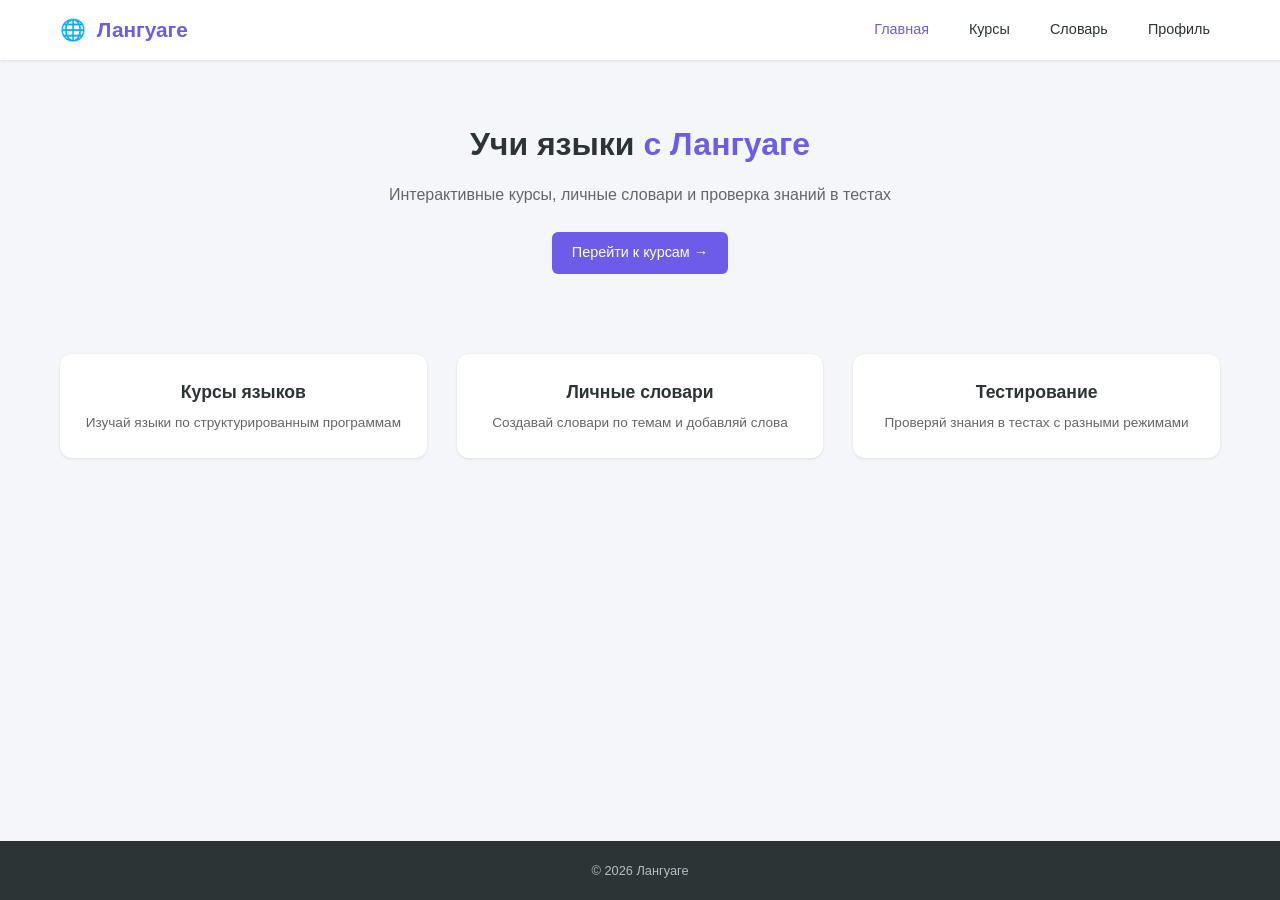
<file: index.html>
<!DOCTYPE html>
<html lang="ru">
<head>
    <meta charset="UTF-8">
    <meta name="viewport" content="width=device-width, initial-scale=1.0">
    <title>Лангуаге - Изучай языки</title>
    <link rel="stylesheet" href="css/main.css">
    <link rel="stylesheet" href="css/index.css">
</head>
<body>
    <div class="app">
        <header class="header">
            <div class="container">
                <div class="header-content">
                    <a href="index.html" class="logo-link">
                        <span class="logo-icon">🌐</span>
                        <span class="logo-text">Лангуаге</span>
                    </a>
                    <nav class="nav">
                        <a href="index.html" class="nav-link active">Главная</a>
                        <a href="courses.html" class="nav-link">Курсы</a>
                        <a href="vocabulary.html" class="nav-link">Словарь</a>
                        <a href="profile.html" class="nav-link">Профиль</a>
                    </nav>
                </div>
            </div>
        </header>

        <main class="main">
            <div class="container">
                <div class="hero">
                    <h1>Учи языки <span class="accent">с Лангуаге</span></h1>
                    <p>Интерактивные курсы, личные словари и проверка знаний в тестах</p>
                    <a href="courses.html" class="btn btn-primary">Перейти к курсам →</a>
                </div>

                <div class="features">
                    <div class="feature-card">
                        <div class="feature-icon"></div>
                        <h3>Курсы языков</h3>
                        <p>Изучай языки по структурированным программам</p>
                    </div>
                    <div class="feature-card">
                        <div class="feature-icon"></div>
                        <h3>Личные словари</h3>
                        <p>Создавай словари по темам и добавляй слова</p>
                    </div>
                    <div class="feature-card">
                        <div class="feature-icon"></div>
                        <h3>Тестирование</h3>
                        <p>Проверяй знания в тестах с разными режимами</p>
                    </div>
                </div>
            </div>
        </main>

        <footer class="footer">
            <div class="container">
                <p>© 2026 Лангуаге</p>
            </div>
        </footer>
    </div>
</body>
</html>
</file>
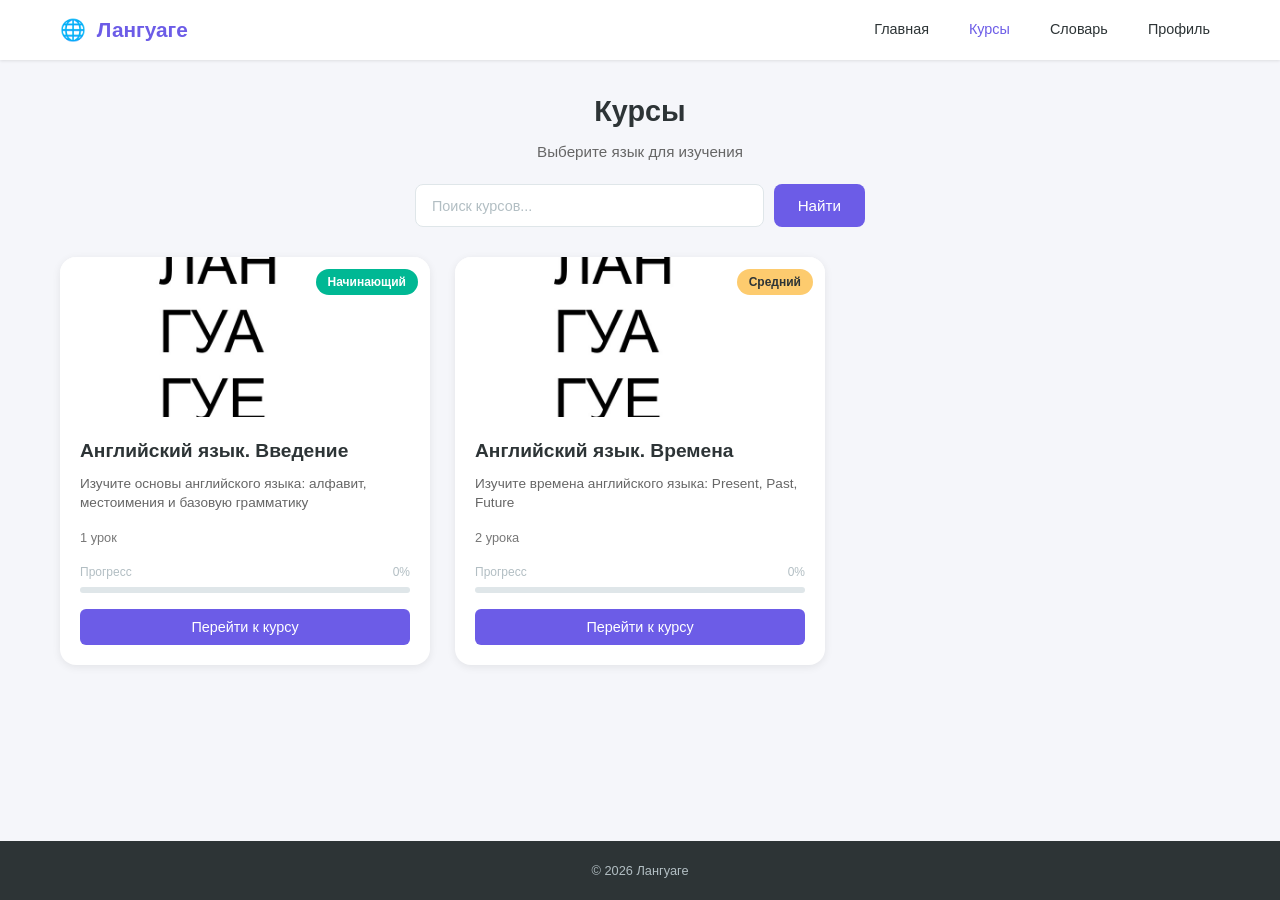
<file: courses.html>
<!DOCTYPE html>
<html lang="ru">
<head>
    <meta charset="UTF-8">
    <meta name="viewport" content="width=device-width, initial-scale=1.0">
    <title>Курсы - Лангуаге</title>
    <link rel="stylesheet" href="css/main.css">
    <link rel="stylesheet" href="css/courses.css">
</head>
<body>
    <div class="app">
        <header class="header">
            <div class="container">
                <div class="header-content">
                    <a href="index.html" class="logo-link">
                        <span class="logo-icon">🌐</span>
                        <span class="logo-text">Лангуаге</span>
                    </a>
                    <nav class="nav">
                        <a href="index.html" class="nav-link">Главная</a>
                        <a href="courses.html" class="nav-link active">Курсы</a>
                        <a href="vocabulary.html" class="nav-link">Словарь</a>
                        <a href="profile.html" class="nav-link">Профиль</a>
                    </nav>
                </div>
            </div>
        </header>

        <main class="main">
            <div class="container">
                <div class="page-header">
                    <h1>Курсы</h1>
                    <p>Выберите язык для изучения</p>
                </div>

                <div class="courses-controls">
                    <div class="search-bar">
                        <input type="text" id="searchInput" placeholder="Поиск курсов...">
                        <button class="search-btn" id="searchBtn">Найти</button>
                    </div>
                </div>

                <div class="courses-grid" id="coursesContainer">
                    <!-- Курсы загрузятся через JS -->
                </div>
            </div>
        </main>

        <footer class="footer">
            <div class="container">
                <p>© 2026 Лангуаге</p>
            </div>
        </footer>
    </div>

    <script src="js/api-emulation.js"></script>
    <script src="js/courses.js"></script>
</body>
</html>
</file>
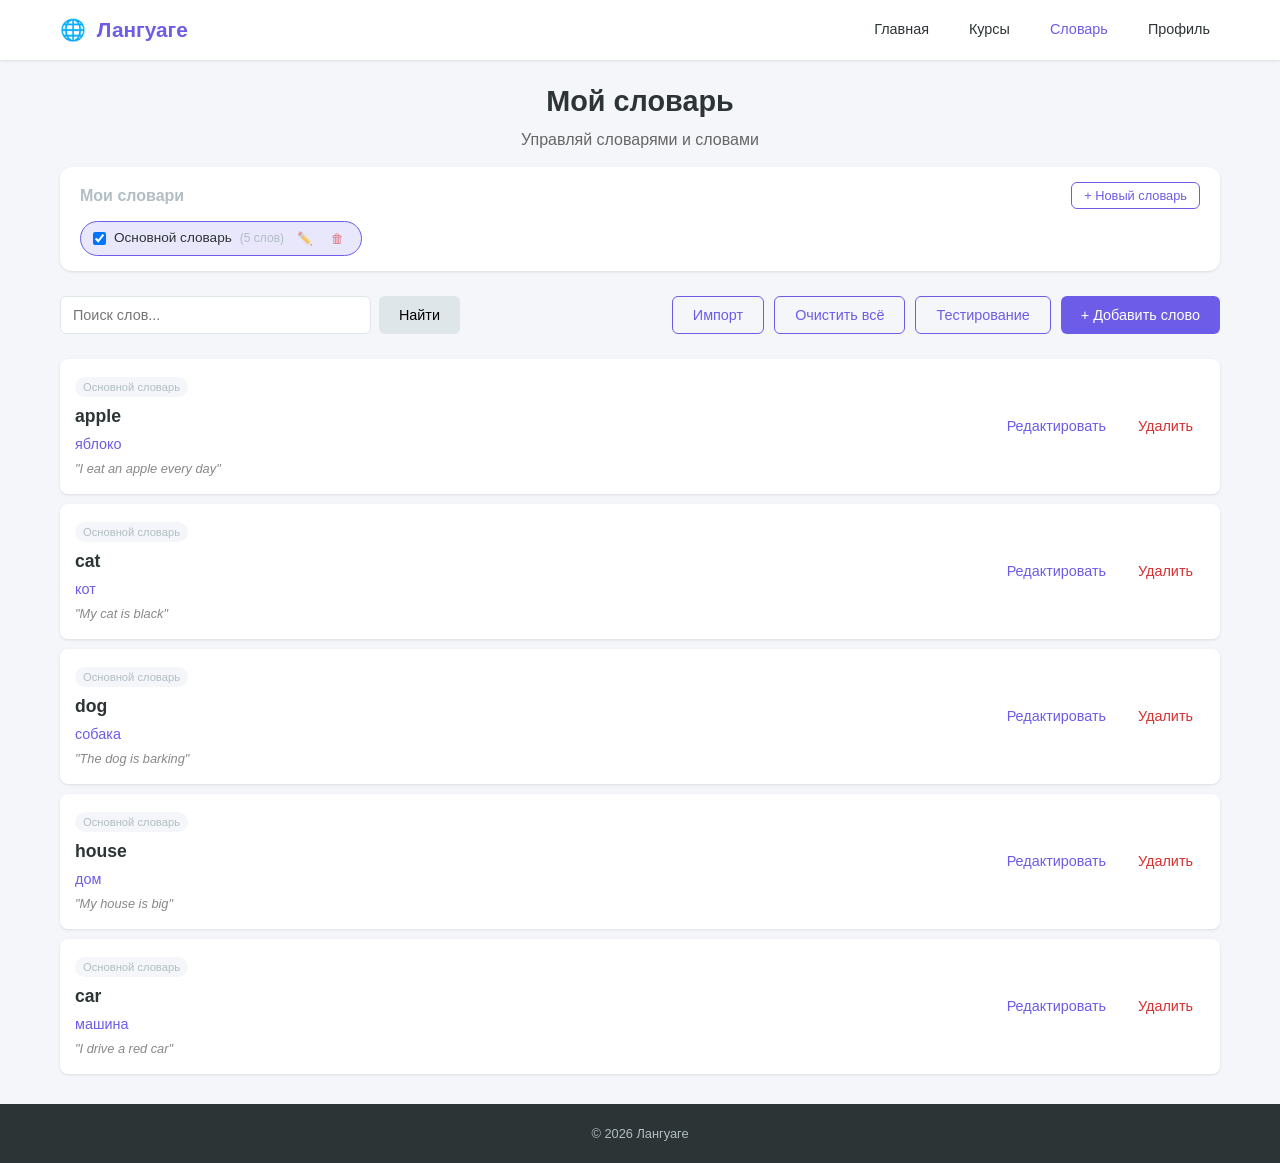
<file: vocabulary.html>
<!DOCTYPE html>
<html lang="ru">
<head>
    <meta charset="UTF-8">
    <meta name="viewport" content="width=device-width, initial-scale=1.0">
    <title>Мой словарь - Лангуаге</title>
    <link rel="stylesheet" href="css/main.css">
    <link rel="stylesheet" href="css/vocabulary.css">
</head>
<body>
    <div class="app">
        <header class="header">
            <div class="container">
                <div class="header-content">
                    <a href="index.html" class="logo-link">
                        <span class="logo-icon">🌐</span>
                        <span class="logo-text">Лангуаге</span>
                    </a>
                    <nav class="nav">
                        <a href="index.html" class="nav-link">Главная</a>
                        <a href="courses.html" class="nav-link">Курсы</a>
                        <a href="vocabulary.html" class="nav-link active">Словарь</a>
                        <a href="profile.html" class="nav-link">Профиль</a>
                    </nav>
                </div>
            </div>
        </header>

        <main class="main">
            <div class="container">
                <div class="page-header">
                    <h1>Мой словарь</h1>
                    <p>Управляй словарями и словами</p>
                </div>

                <div class="dicts-manager">
                    <div class="dicts-header">
                        <h3>Мои словари</h3>
                        <button class="btn btn-small btn-outline" id="createDictBtn">+ Новый словарь</button>
                    </div>
                    <div class="dicts-list" id="dictsList"></div>
                </div>

                <div class="vocabulary-controls">
                    <div class="search-bar">
                        <input type="text" id="searchInput" placeholder="Поиск слов...">
                        <button class="search-btn" id="searchBtn">Найти</button>
                    </div>
                    <div class="action-buttons">
                        <button class="btn btn-outline" id="importBtn">Импорт</button>
                        <button class="btn btn-outline" id="clearBtn">Очистить всё</button>
                        <button class="btn btn-outline" id="testBtn">Тестирование</button>
                        <button class="btn btn-primary" id="addWordBtn">+ Добавить слово</button>
                    </div>
                </div>

                <div class="words-list" id="wordsList"></div>
            </div>
        </main>

        <!-- Модалка добавления/редактирования слова -->
        <div class="modal" id="wordModal">
            <div class="modal-content">
                <div class="modal-header">
                    <h3 id="modalTitle">Добавить слово</h3>
                    <button class="modal-close" id="closeModalBtn">&times;</button>
                </div>
                <div class="modal-body">
                    <div class="form-group">
                        <label>Выберите словарь:</label>
                        <select id="wordDictSelect" class="form-input"></select>
                    </div>
                    <input type="text" id="wordInput" placeholder="Слово на английском" class="form-input">
                    <input type="text" id="translationInput" placeholder="Перевод" class="form-input">
                    <textarea id="exampleInput" placeholder="Пример использования" rows="2" class="form-textarea"></textarea>
                    <input type="hidden" id="editWordId" value="">
                    <input type="hidden" id="editDictId" value="">
                    <button class="btn btn-primary" id="saveWordBtn" style="width: 100%;">Сохранить</button>
                </div>
            </div>
        </div>

        <!-- Модалка настроек тестирования -->
        <div class="modal" id="testSettingsModal">
            <div class="modal-content">
                <div class="modal-header">
                    <h3>Настройки тестирования</h3>
                    <button class="modal-close" id="closeTestSettingsBtn">&times;</button>
                </div>
                <div class="modal-body">
                    <div class="form-group">
                        <label>Выберите словари для теста:</label>
                        <div id="dictsForTest" class="dict-checkboxes"></div>
                    </div>

                    <div class="form-group">
                        <label>Режим формирования вопросов:</label>
                        <select id="questionMode" class="form-input">
                            <option value="strict">Строгий</option>
                            <option value="selected_dicts">Расширенный из выбранных словарей</option>
                            <option value="all_dicts">Полный</option>
                        </select>
                    </div>

                    <div class="form-group">
                        <label>Количество слов в тесте:</label>
                        <select id="testCountType" class="form-input">
                            <option value="preset">Выбрать из списка</option>
                            <option value="custom">Своё значение</option>
                        </select>
                        <div id="presetCountContainer">
                            <select id="testCountPreset" class="form-input" style="margin-top: 10px;">
                                <option value="5">5 слов</option>
                                <option value="10" selected>10 слов</option>
                                <option value="15">15 слов</option>
                                <option value="20">20 слов</option>
                                <option value="all">Все слова</option>
                            </select>
                        </div>
                        <div id="customCountContainer" style="display: none;">
                            <input type="number" id="testCountCustom" class="form-input" placeholder="Введите количество слов" style="margin-top: 10px;" min="1">
                        </div>
                    </div>
                    
                    <div class="form-group">
                        <label>Режим перевода:</label>
                        <select id="testMode" class="form-input">
                            <option value="en2ru">Английский → Русский</option>
                            <option value="ru2en">Русский → Английский</option>
                        </select>
                    </div>
                    
                    <button class="btn btn-primary" id="startTestBtn" style="width: 100%;">Начать тестирование</button>
                </div>
            </div>
        </div>

        <!-- Остальные модалки -->
        <div class="modal" id="createDictModal">
            <div class="modal-content small">
                <div class="modal-header">
                    <h3>Новый словарь</h3>
                    <button class="modal-close" id="closeCreateDictBtn">&times;</button>
                </div>
                <div class="modal-body">
                    <input type="text" id="newDictName" placeholder="Название словаря" class="form-input">
                    <div class="form-actions">
                        <button class="btn btn-outline" id="cancelCreateDictBtn">Отмена</button>
                        <button class="btn btn-primary" id="confirmCreateDictBtn">Создать</button>
                    </div>
                </div>
            </div>
        </div>

        <div class="modal" id="importModal">
            <div class="modal-content">
                <div class="modal-header">
                    <h3>Импорт слов</h3>
                    <button class="modal-close" id="closeImportModalBtn">&times;</button>
                </div>
                <div class="modal-body">
                    <div class="form-group">
                        <label>Выберите словарь для импорта:</label>
                        <select id="importDictSelect" class="form-input"></select>
                    </div>
                    <div class="form-group">
                        <label>Формат файла:</label>
                        <p class="format-example">слово|перевод|пример использования</p>
                        <p class="format-example">Пример: apple|яблоко|I eat an apple</p>
                    </div>
                    <div class="form-group">
                        <label>Выберите файл (.txt):</label>
                        <input type="file" id="importFile" accept=".txt" class="form-input">
                    </div>
                    <div class="form-group">
                        <label>Или вставьте текст:</label>
                        <textarea id="importText" rows="6" class="form-textarea"></textarea>
                    </div>
                    <div class="form-actions">
                        <button class="btn btn-outline" id="cancelImportBtn">Отмена</button>
                        <button class="btn btn-primary" id="confirmImportBtn">Импортировать</button>
                    </div>
                </div>
            </div>
        </div>

        <div class="modal" id="clearConfirmModal">
            <div class="modal-content small">
                <div class="modal-header">
                    <h3>Подтверждение</h3>
                    <button class="modal-close" id="closeClearModalBtn">&times;</button>
                </div>
                <div class="modal-body">
                    <p>Вы уверены, что хотите удалить ВСЕ слова из выбранных словарей?</p>
                    <p style="color: var(--danger); font-size: 0.9rem; margin-top: 10px;">Это действие нельзя отменить!</p>
                    <div class="form-actions" style="margin-top: 20px;">
                        <button class="btn btn-outline" id="cancelClearBtn">Отмена</button>
                        <button class="btn btn-danger" id="confirmClearBtn">Да, удалить всё</button>
                    </div>
                </div>
            </div>
        </div>

        <footer class="footer">
            <div class="container">
                <p>© 2026 Лангуаге</p>
            </div>
        </footer>
    </div>

    <script src="js/api-emulation.js"></script>
    <script type="module" src="js/vocabulary.js"></script>
</body>
</html>
</file>
<file: css/main.css>
* {
    margin: 0;
    padding: 0;
    box-sizing: border-box;
}

:root {
    --primary: #6C5CE7;
    --primary-dark: #5A4BD1;
    --success: #00B894;
    --success-dark: #00997A;
    --warning: #FDCB6E;
    --danger: #D63031;
    --danger-dark: #B52B2B;
    --gray-light: #DFE6E9;
    --gray: #B2BEC3;
    --dark: #2D3436;
    --white: #FFFFFF;
    --bg: #F5F6FA;
}

body {
    font-family: -apple-system, BlinkMacSystemFont, 'Segoe UI', Roboto, sans-serif;
    background-color: var(--bg);
    color: var(--dark);
    line-height: 1.5;
    min-height: 100vh;
}

.app {
    min-height: 100vh;
    display: flex;
    flex-direction: column;
}

.main {
    flex: 1;
}

.container {
    max-width: 1200px;
    margin: 0 auto;
    padding: 0 20px;
}

.header {
    background: var(--white);
    box-shadow: 0 1px 3px rgba(0,0,0,0.1);
    position: sticky;
    top: 0;
    z-index: 100;
}

.header-content {
    display: flex;
    justify-content: space-between;
    align-items: center;
    height: 60px;
}

.logo-link {
    font-size: 1.3rem;
    font-weight: 700;
    text-decoration: none;
    color: var(--primary);
}

.logo-icon {
    margin-right: 5px;
}

.nav {
    display: flex;
    gap: 20px;
}

.nav-link {
    text-decoration: none;
    color: var(--dark);
    font-size: 0.9rem;
    padding: 5px 10px;
    border-radius: 6px;
}

.nav-link:hover {
    background: var(--gray-light);
}

.nav-link.active {
    color: var(--primary);
    font-weight: 500;
}

.btn {
    padding: 10px 20px;
    border: none;
    border-radius: 6px;
    font-size: 0.9rem;
    cursor: pointer;
    transition: all 0.2s;
    text-decoration: none;
    display: inline-block;
}

.btn-primary {
    background: var(--primary);
    color: var(--white);
}

.btn-primary:hover {
    background: var(--primary-dark);
}

.btn-outline {
    background: transparent;
    border: 1px solid var(--primary);
    color: var(--primary);
}

.btn-outline:hover {
    background: var(--primary);
    color: var(--white);
}

.form-input {
    width: 100%;
    padding: 10px 12px;
    margin-bottom: 12px;
    border: 1px solid var(--gray-light);
    border-radius: 6px;
    font-size: 0.9rem;
}

.form-input:focus {
    outline: none;
    border-color: var(--primary);
}

.form-textarea {
    width: 100%;
    padding: 10px 12px;
    margin-bottom: 15px;
    border: 1px solid var(--gray-light);
    border-radius: 6px;
    font-size: 0.9rem;
    resize: vertical;
    font-family: inherit;
}

.form-textarea:focus {
    outline: none;
    border-color: var(--primary);
}

.modal {
    display: none;
    position: fixed;
    top: 0;
    left: 0;
    right: 0;
    bottom: 0;
    background: rgba(0,0,0,0.5);
    align-items: center;
    justify-content: center;
    z-index: 1000;
}

.modal.active {
    display: flex;
}

.modal-content {
    background: var(--white);
    border-radius: 12px;
    width: 90%;
    max-width: 450px;
}

.modal-header {
    padding: 15px 20px;
    border-bottom: 1px solid var(--gray-light);
    display: flex;
    justify-content: space-between;
    align-items: center;
}

.modal-header h3 {
    font-size: 1.2rem;
}

.modal-close {
    background: none;
    border: none;
    font-size: 1.3rem;
    cursor: pointer;
    color: #999;
}

.modal-close:hover {
    color: var(--dark);
}

.modal-body {
    padding: 20px;
}

.footer {
    background: var(--dark);
    color: var(--gray);
    text-align: center;
    padding: 20px 0;
    font-size: 0.8rem;
    margin-top: auto;
}

@media (max-width: 600px) {
    .nav {
        gap: 10px;
    }
    
    .nav-link {
        font-size: 0.8rem;
        padding: 5px 8px;
    }
    
    .modal-content {
        width: 95%;
    }
}

.achievement-notification {
    position: fixed;
    bottom: 30px;
    right: 30px;
    background: linear-gradient(135deg, var(--primary), var(--secondary-color));
    color: white;
    padding: 16px 24px;
    border-radius: 16px;
    box-shadow: 0 8px 24px rgba(0,0,0,0.2);
    z-index: 2000;
    animation: notificationSlideIn 0.4s ease;
    max-width: 350px;
    display: flex;
    align-items: center;
    gap: 15px;
    cursor: pointer;
    transition: transform 0.2s;
}

.achievement-notification:hover {
    transform: scale(1.02);
}

.notification-icon {
    font-size: 2rem;
}

.notification-content {
    flex: 1;
}

.notification-title {
    font-size: 0.75rem;
    opacity: 0.8;
    text-transform: uppercase;
    letter-spacing: 1px;
    margin-bottom: 4px;
}

.notification-name {
    font-size: 1rem;
    font-weight: 600;
    margin-bottom: 2px;
}

.notification-desc {
    font-size: 0.8rem;
    opacity: 0.9;
}

@keyframes notificationSlideIn {
    from {
        transform: translateX(100%);
        opacity: 0;
    }
    to {
        transform: translateX(0);
        opacity: 1;
    }
}

@keyframes notificationSlideOut {
    from {
        transform: translateX(0);
        opacity: 1;
    }
    to {
        transform: translateX(100%);
        opacity: 0;
    }
}

@media (max-width: 600px) {
    .achievement-notification {
        left: 20px;
        right: 20px;
        bottom: 20px;
        max-width: none;
        padding: 14px 20px;
    }
    
    .notification-icon {
        font-size: 1.5rem;
    }
    
    .notification-name {
        font-size: 0.9rem;
    }
}

@keyframes notificationSlideIn {
    from {
        transform: translateX(100%);
        opacity: 0;
    }
    to {
        transform: translateX(0);
        opacity: 1;
    }
}

@keyframes notificationSlideOut {
    from {
        transform: translateX(0);
        opacity: 1;
    }
    to {
        transform: translateX(100%);
        opacity: 0;
    }
}
</file>
<file: css/index.css>
.hero {
    text-align: center;
    padding: 60px 0 40px;
}

.hero h1 {
    font-size: 2rem;
    margin-bottom: 15px;
}

.hero .accent {
    color: var(--primary);
}

.hero p {
    color: #666;
    margin-bottom: 25px;
}

.features {
    display: grid;
    grid-template-columns: repeat(3, 1fr);
    gap: 30px;
    padding: 40px 0;
}

.feature-card {
    background: var(--white);
    padding: 25px;
    border-radius: 12px;
    text-align: center;
    box-shadow: 0 1px 3px rgba(0,0,0,0.1);
}

.feature-icon {
    height: 0;
}

.feature-card h3 {
    font-size: 1.1rem;
    margin-bottom: 8px;
}

.feature-card p {
    color: #666;
    font-size: 0.85rem;
}

@media (max-width: 600px) {
    .features {
        grid-template-columns: 1fr;
        gap: 20px;
    }
    
    .hero h1 {
        font-size: 1.5rem;
    }
}
</file>
<file: css/courses.css>
.page-header {
    text-align: center;
    padding: 30px 0 20px;
}

.page-header h1 {
    font-size: 1.8rem;
    margin-bottom: 8px;
    color: var(--dark);
}

.page-header p {
    color: #666;
    font-size: 0.95rem;
}

.courses-controls {
    margin-bottom: 30px;
}

.search-bar {
    display: flex;
    gap: 10px;
    max-width: 450px;
    margin: 0 auto;
}

.search-bar input {
    flex: 1;
    padding: 12px 16px;
    border: 1px solid var(--gray-light);
    border-radius: 8px;
    font-size: 0.95rem;
    background: var(--white);
    transition: all 0.2s;
}

.search-bar input:focus {
    outline: none;
    border-color: var(--primary);
    box-shadow: 0 0 0 2px rgba(108, 92, 231, 0.1);
}

.search-bar input::placeholder {
    color: var(--gray);
    font-size: 0.9rem;
}

.search-btn {
    padding: 12px 24px;
    background: var(--primary);
    border: none;
    border-radius: 8px;
    cursor: pointer;
    font-size: 0.95rem;
    font-weight: 500;
    color: white;
    transition: background 0.2s;
}

.search-btn:hover {
    background: var(--primary-dark);
}

.courses-grid {
    display: grid;
    grid-template-columns: repeat(auto-fill, minmax(320px, 1fr));
    gap: 25px;
    margin: 20px 0 40px;
}

.course-card {
    background: var(--white);
    border-radius: 16px;
    overflow: hidden;
    box-shadow: 0 2px 8px rgba(0,0,0,0.08);
    transition: transform 0.2s, box-shadow 0.2s;
    cursor: pointer;
    display: flex;
    flex-direction: column;
    height: 100%;
}

.course-card:hover {
    transform: translateY(-4px);
    box-shadow: 0 8px 24px rgba(0,0,0,0.12);
}

.course-image {
    height: 160px;
    background-size: cover;
    background-position: center;
    position: relative;
    background-color: #e0e0e0;
    flex-shrink: 0;
}

.course-level {
    position: absolute;
    top: 12px;
    right: 12px;
    padding: 4px 12px;
    border-radius: 20px;
    font-size: 0.75rem;
    font-weight: 600;
    background: rgba(0,0,0,0.75);
    color: white;
}

.course-level.beginner {
    background: var(--success);
}

.course-level.intermediate {
    background: var(--warning);
    color: var(--dark);
}

.course-level.advanced {
    background: var(--danger);
}

.course-content {
    padding: 20px;
    display: flex;
    flex-direction: column;
    flex: 1;
}

.course-title {
    font-size: 1.2rem;
    font-weight: 600;
    margin-bottom: 8px;
    color: var(--dark);
}

.course-description {
    color: #666;
    font-size: 0.85rem;
    line-height: 1.45;
    margin-bottom: 15px;
    flex: 1;
}

.course-meta {
    display: flex;
    gap: 12px;
    margin-bottom: 16px;
    font-size: 0.8rem;
    color: var(--gray);
}

.course-stat {
    color: #777;
}

.course-progress {
    margin-bottom: 16px;
}

.progress-label {
    display: flex;
    justify-content: space-between;
    font-size: 0.75rem;
    color: var(--gray);
    margin-bottom: 6px;
}

.progress-bar {
    height: 6px;
    background: var(--gray-light);
    border-radius: 3px;
    overflow: hidden;
}

.progress-fill {
    height: 100%;
    background: var(--primary);
    border-radius: 3px;
    transition: width 0.3s;
}

.btn-course {
    width: 100%;
    text-align: center;
    margin-top: 0;
}

.empty-state {
    text-align: center;
    padding: 50px;
    color: #999;
    background: var(--white);
    border-radius: 12px;
    grid-column: 1 / -1;
}

@media (max-width: 600px) {
    .courses-grid {
        grid-template-columns: 1fr;
        gap: 20px;
    }
    
    .course-image {
        height: 140px;
    }
    
    .search-bar {
        max-width: 100%;
    }
    
    .search-btn {
        padding: 12px 18px;
    }
    
    .course-meta {
        font-size: 0.75rem;
        gap: 10px;
    }
}
</file>
<file: css/vocabulary.css>
/* Управление словарями */
.dicts-manager {
    background: var(--white);
    border-radius: 12px;
    padding: 15px 20px;
    margin-bottom: 25px;
    box-shadow: 0 1px 3px rgba(0,0,0,0.1);
}

.dicts-header {
    display: flex;
    justify-content: space-between;
    align-items: center;
    margin-bottom: 12px;
}

.dicts-header h3 {
    font-size: 1rem;
    margin: 0;
    color: var(--gray);
}

.btn-small {
    padding: 5px 12px;
    font-size: 0.8rem;
}

.dicts-list {
    display: flex;
    flex-wrap: wrap;
    gap: 10px;
}

.dict-item {
    display: inline-flex;
    align-items: center;
    gap: 8px;
    padding: 6px 12px;
    background: var(--bg);
    border-radius: 20px;
    cursor: pointer;
    transition: all 0.2s;
    font-size: 0.85rem;
}

.dict-item:hover {
    background: var(--gray-light);
}

.dict-item.selected {
    background: rgba(108, 92, 231, 0.15);
    border: 1px solid var(--primary);
}

.dict-item input {
    margin: 0;
    cursor: pointer;
}

.dict-name {
    font-weight: 500;
}

.dict-count {
    color: var(--gray);
    font-size: 0.75rem;
}

.dict-rename-btn, .dict-delete-btn {
    background: none;
    border: none;
    cursor: pointer;
    font-size: 0.8rem;
    padding: 2px 5px;
    border-radius: 4px;
    opacity: 0.6;
}

.dict-rename-btn:hover, .dict-delete-btn:hover {
    opacity: 1;
    background: var(--gray-light);
}

.dict-rename-btn {
    color: var(--warning);
}

.dict-delete-btn {
    color: var(--danger);
}

.word-dict-badge {
    display: inline-block;
    font-size: 0.7rem;
    color: var(--gray);
    margin-bottom: 6px;
    padding: 2px 8px;
    background: var(--bg);
    border-radius: 12px;
}

.page-header {
    text-align: center;
    padding: 20px 0 15px;
}

.page-header h1 {
    font-size: 1.8rem;
}

.page-header p {
    color: #666;
    margin-top: 5px;
}

.vocabulary-controls {
    display: flex;
    gap: 15px;
    flex-wrap: wrap;
    margin-bottom: 25px;
    justify-content: space-between;
    align-items: center;
}

.search-bar {
    flex: 1;
    display: flex;
    gap: 8px;
    max-width: 400px;
}

.search-bar input {
    flex: 1;
    padding: 10px 12px;
    border: 1px solid var(--gray-light);
    border-radius: 6px;
    font-size: 0.9rem;
}

.search-bar input:focus {
    outline: none;
    border-color: var(--primary);
}

.search-btn {
    padding: 10px 20px;
    background: var(--gray-light);
    border: none;
    border-radius: 6px;
    cursor: pointer;
    font-size: 0.9rem;
}

.search-btn:hover {
    background: var(--gray);
    color: var(--white);
}

.action-buttons {
    display: flex;
    gap: 10px;
    flex-wrap: wrap;
}

.words-list {
    display: flex;
    flex-direction: column;
    gap: 10px;
    margin-bottom: 30px;
}

.word-item {
    background: var(--white);
    padding: 15px;
    border-radius: 8px;
    display: flex;
    justify-content: space-between;
    align-items: center;
    box-shadow: 0 1px 3px rgba(0,0,0,0.1);
}

.word-info {
    flex: 1;
}

.word-info h3 {
    font-size: 1.1rem;
    margin-bottom: 4px;
}

.word-translation {
    color: var(--primary);
    font-size: 0.9rem;
    margin-bottom: 4px;
}

.word-example {
    color: #888;
    font-size: 0.8rem;
    font-style: italic;
}

.word-actions {
    display: flex;
    gap: 8px;
}

.word-actions button {
    background: none;
    border: none;
    font-size: 0.9rem;
    cursor: pointer;
    padding: 8px 12px;
    border-radius: 6px;
    transition: all 0.2s;
}

.word-actions button:hover {
    background: var(--gray-light);
}

.word-actions .edit-btn {
    color: var(--primary);
}

.word-actions .delete-btn {
    color: var(--danger);
}

.empty-state {
    text-align: center;
    padding: 50px;
    color: #999;
    background: var(--white);
    border-radius: 8px;
}

.format-example {
    font-size: 0.85rem;
    color: var(--gray);
    margin: 5px 0;
    font-family: monospace;
}

.form-group {
    margin-bottom: 20px;
}

.form-group label {
    display: block;
    margin-bottom: 8px;
    font-weight: 500;
    font-size: 0.9rem;
}

.form-actions {
    display: flex;
    gap: 10px;
    justify-content: flex-end;
    margin-top: 20px;
}

.btn-danger {
    background: var(--danger);
    color: var(--white);
}

.btn-danger:hover {
    background: var(--danger-dark);
}

.dict-checkboxes {
    display: flex;
    flex-direction: column;
    gap: 8px;
    max-height: 200px;
    overflow-y: auto;
    padding: 5px;
    border: 1px solid var(--gray-light);
    border-radius: 8px;
    background: var(--white);
}

.dict-checkbox {
    display: flex;
    align-items: center;
    gap: 8px;
    padding: 8px 10px;
    cursor: pointer;
    border-radius: 6px;
    transition: background 0.2s;
}

.dict-checkbox:hover {
    background: var(--gray-light);
}

.dict-checkbox input {
    margin: 0;
    width: 16px;
    height: 16px;
    cursor: pointer;
}

.dict-checkbox input:disabled {
    cursor: not-allowed;
    opacity: 0.5;
}

.dict-checkbox span {
    font-size: 0.9rem;
}

.dict-word-count {
    color: var(--gray);
    font-size: 0.75rem;
}

.dict-empty-warning {
    color: var(--danger);
    font-size: 0.7rem;
    margin-left: auto;
}

@media (max-width: 600px) {
    .vocabulary-controls {
        flex-direction: column;
        align-items: stretch;
    }
    
    .search-bar {
        max-width: none;
    }
    
    .action-buttons {
        justify-content: stretch;
    }
    
    .action-buttons button {
        flex: 1;
    }
    
    .word-item {
        flex-direction: column;
        text-align: center;
        gap: 12px;
    }
    
    .word-actions {
        justify-content: center;
    }
    
    .form-actions {
        flex-direction: column;
    }
    
    .form-actions button {
        width: 100%;
    }
    
    .dicts-list {
        flex-direction: column;
    }
}
</file>
